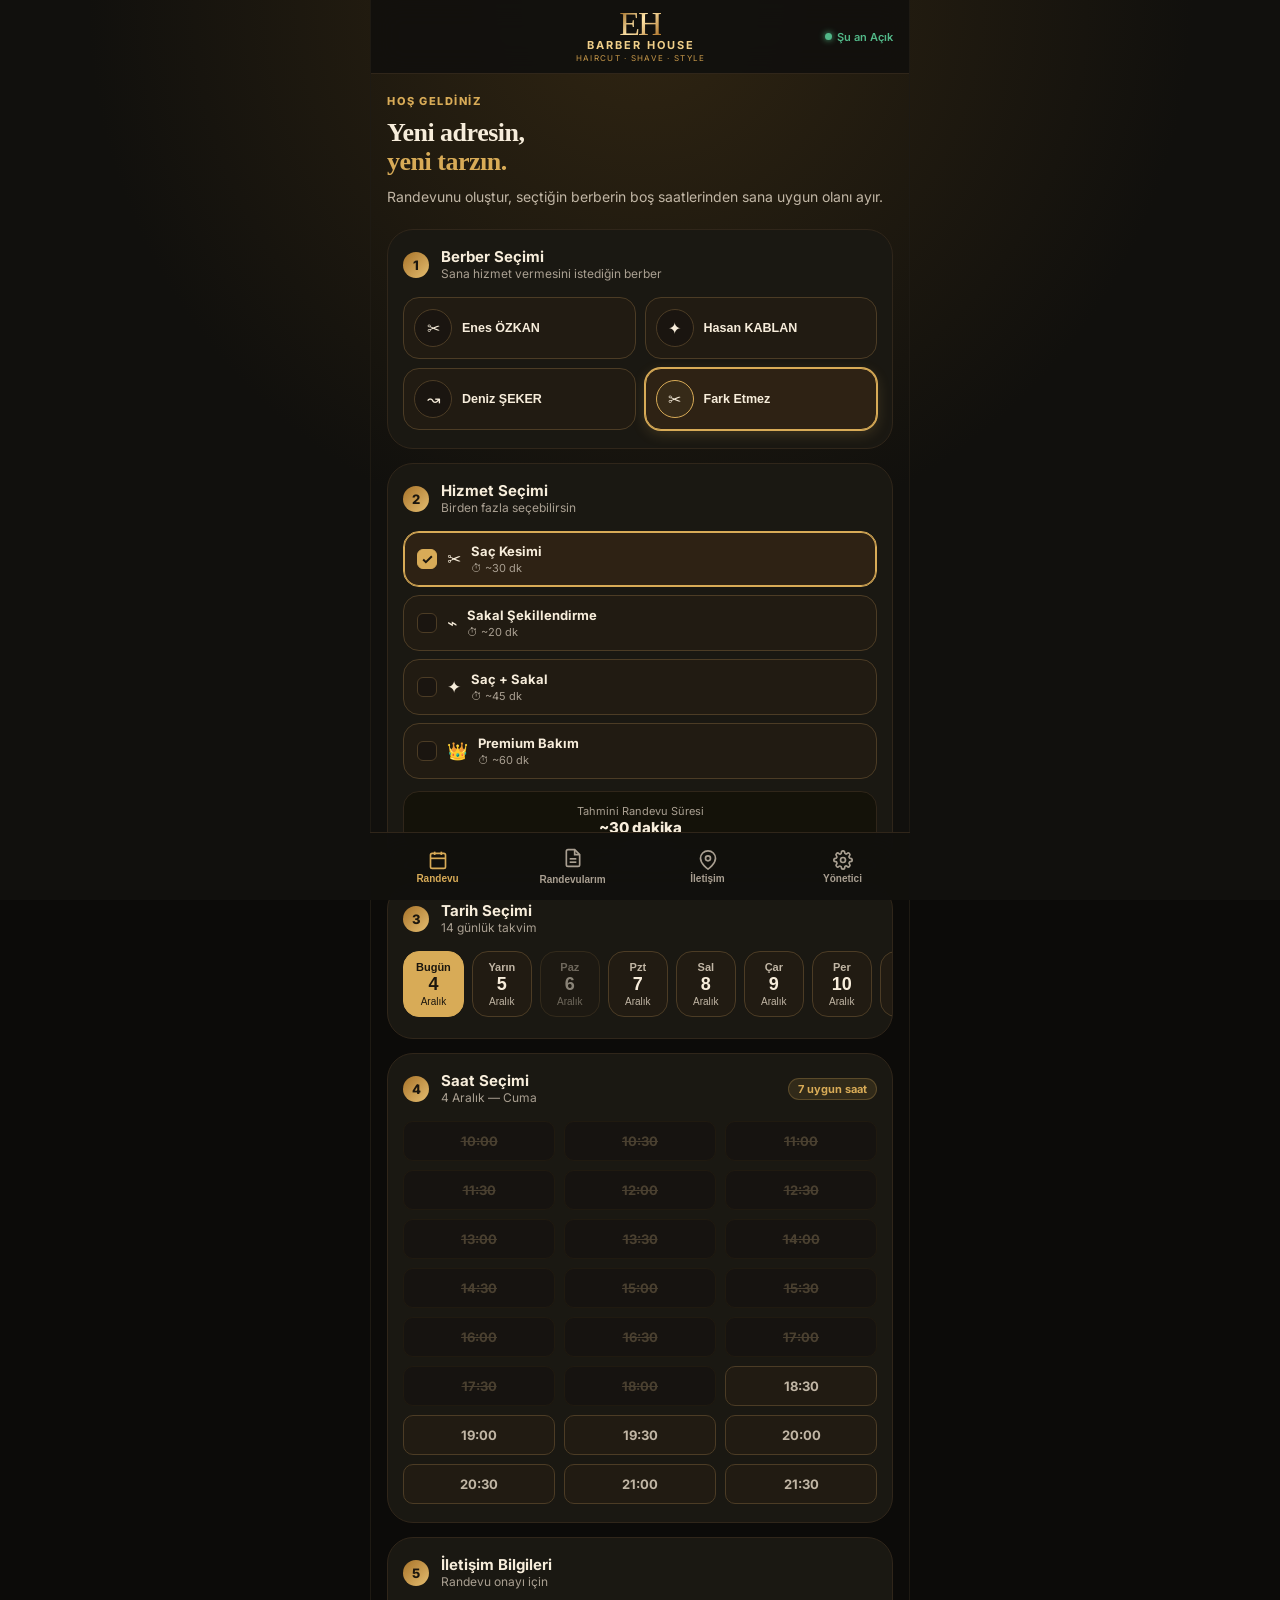
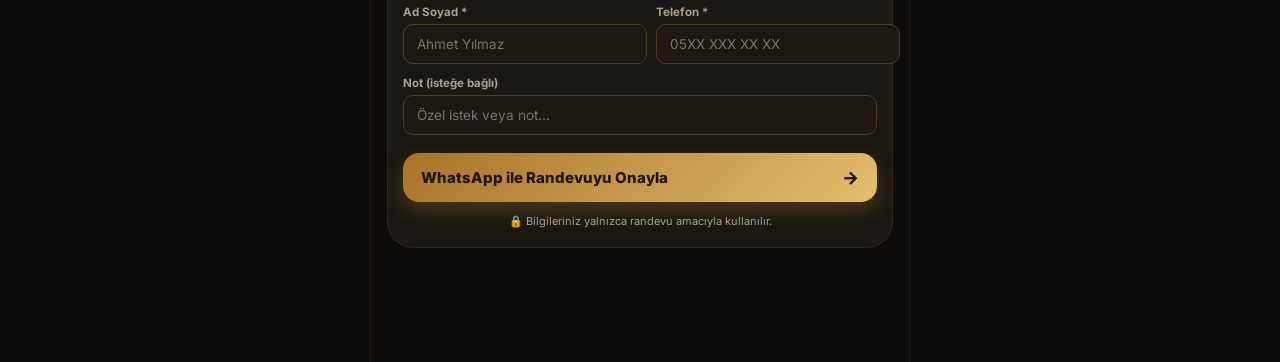
<file: index.html>
<!DOCTYPE html>
<html lang="tr">
<head>
  <meta charset="UTF-8" />
  <meta name="viewport" content="width=device-width, initial-scale=1.0, maximum-scale=1.0, user-scalable=no, viewport-fit=cover" />
  <title>EH Barber House | Online Randevu</title>
  <meta name="description" content="EH Barber House — Enes, Hasan ve Deniz ile online randevu alın." />
  <meta name="theme-color" content="#15120d" />
  <meta name="apple-mobile-web-app-capable" content="yes" />
  <meta name="apple-mobile-web-app-status-bar-style" content="black-translucent" />
  <meta name="apple-mobile-web-app-title" content="EH Barber" />
  <link rel="manifest" href="./manifest.json" />
  <link rel="icon" type="image/png" href="./icons/favicon.png" />
  <link rel="apple-touch-icon" href="./icons/apple-touch-icon.png" />
  <link rel="preconnect" href="https://fonts.googleapis.com" />
  <link rel="preconnect" href="https://fonts.gstatic.com" crossorigin />
  <link href="https://fonts.googleapis.com/css2?family=Inter:wght@400;500;600;700;800&display=swap" rel="stylesheet" />
  <link rel="stylesheet" href="./style.css" />
</head>
<body>
<div class="app-container">

  <!-- HEADER / LOGO -->
  <header class="logo-header">
    <div class="header-left"></div>
    <div class="logo-box" onclick="switchTab('tab-booking')" title="Ana Sayfa">
      <span class="logo-eh">EH</span>
      <b class="logo-name">BARBER HOUSE</b>
      <small class="logo-sub">HAIRCUT · SHAVE · STYLE</small>
    </div>
    <div class="header-right">
      <span class="status-pill" id="live-status-pill">
        <span class="status-dot"></span>
        <span id="live-status-text">…</span>
      </span>
      <button id="install-pwa-btn" class="pwa-badge-btn hidden" title="Uygulamayı Ana Ekrana Ekle">
        ↓ Yükle
      </button>
    </div>
  </header>

  <!-- MAIN CONTENT -->
  <main class="app-main">

    <!-- VIEW 1: RANDEVU AL -->
    <section id="tab-booking" class="view-section active">
      <p class="eyebrow">HOŞ GELDİNİZ</p>
      <h1>Yeni adresin,<br><span class="accent">yeni tarzın.</span></h1>
      <p class="lead">Randevunu oluştur, seçtiğin berberin boş saatlerinden sana uygun olanı ayır.</p>

      <!-- ADIM 1: BERBER -->
      <div class="section-card">
        <div class="section-label">
          <span class="step-dot">1</span>
          <div>
            <h3>Berber Seçimi</h3>
            <p>Sana hizmet vermesini istediğin berber</p>
          </div>
        </div>
        <div class="barbers-grid" id="barbers-list"></div>
      </div>

      <!-- ADIM 2: HİZMET -->
      <div class="section-card">
        <div class="section-label">
          <span class="step-dot">2</span>
          <div>
            <h3>Hizmet Seçimi</h3>
            <p>Birden fazla seçebilirsin</p>
          </div>
        </div>
        <div class="services-grid" id="services-list"></div>
        <div class="summary-bar" id="summary-bar">
          <div class="summary-item"><span>Tahmini Randevu Süresi</span><strong id="summary-duration">—</strong></div>
        </div>
      </div>

      <!-- ADIM 3: TARİH -->
      <div class="section-card">
        <div class="section-label">
          <span class="step-dot">3</span>
          <div>
            <h3>Tarih Seçimi</h3>
            <p>14 günlük takvim</p>
          </div>
        </div>
        <div class="dates-scroll"><div class="dates-grid" id="dates-list"></div></div>
      </div>

      <!-- ADIM 4: SAAT -->
      <div class="section-card">
        <div class="section-label between">
          <div class="section-label-inner">
            <span class="step-dot">4</span>
            <div>
              <h3>Saat Seçimi</h3>
              <p id="selected-date-label">Gün seçiniz</p>
            </div>
          </div>
          <span class="avail-badge" id="slot-count-badge">—</span>
        </div>
        <div class="slots-grid" id="times-list"></div>
      </div>

      <!-- ADIM 5: MÜŞTERİ BİLGİLERİ -->
      <div class="section-card">
        <div class="section-label">
          <span class="step-dot">5</span>
          <div>
            <h3>İletişim Bilgileri</h3>
            <p>Randevu onayı için</p>
          </div>
        </div>
        <form id="booking-form" class="booking-form">
          <div class="field-row">
            <div class="field-box">
              <label for="customer-name">Ad Soyad *</label>
              <input type="text" id="customer-name" required placeholder="Ahmet Yılmaz" autocomplete="name" />
            </div>
            <div class="field-box">
              <label for="customer-phone">Telefon *</label>
              <input type="tel" id="customer-phone" required placeholder="05XX XXX XX XX" inputmode="tel" autocomplete="tel" />
            </div>
          </div>
          <div class="field-box">
            <label for="customer-notes">Not (isteğe bağlı)</label>
            <input type="text" id="customer-notes" placeholder="Özel istek veya not..." />
          </div>
          <button type="submit" class="btn-book" id="btn-submit-booking">
            <span>WhatsApp ile Randevuyu Onayla</span>
            <span class="btn-arrow">→</span>
          </button>
          <p class="privacy-note">
            🔒 Bilgileriniz yalnızca randevu amacıyla kullanılır.
          </p>
        </form>
      </div>
    </section>

    <!-- VIEW 2: RANDEVULARIM -->
    <section id="tab-my-bookings" class="view-section">
      <div class="view-head">
        <h2>Randevularım</h2>
        <p>Oluşturduğunuz randevular</p>
      </div>
      <div id="my-bookings-container"></div>
    </section>

    <!-- VIEW 4: İLETİŞİM -->
    <section id="tab-contact" class="view-section">
      <div class="view-head">
        <h2>İletişim &amp; Konum</h2>
        <p>Bize ulaşın, salonumuzu ziyaret edin</p>
      </div>
      <div class="contact-stack">
        <div class="info-card">
          <span class="info-icon">📍</span>
          <div>
            <h4>Adres</h4>
            <p>İmamı Azam Caddesi, Fatih Mahallesi<br>Pendik / İstanbul</p>
            <a href="https://www.google.com/maps/place/EH+BARBER+HOUSE/@40.8651168,29.2969745,17z/data=!3m1!4b1!4m6!3m5!1s0x14cadd725d42468f:0x7f4933464fe4ddec!8m2!3d40.8651128!4d29.2995494!16s%2Fg%2F11nvz6qhtf" target="_blank" class="card-link">Google Haritalarda Aç ↗</a>
          </div>
        </div>
        <div class="info-card">
          <span class="info-icon">⏰</span>
          <div>
            <h4>Çalışma Saatleri</h4>
            <ul class="hours-list">
              <li><span>Pzt — Cmt</span><strong>10:00 – 22:00</strong></li>
              <li><span>Pazar</span><strong class="closed-text">Kapalı</strong></li>
            </ul>
          </div>
        </div>
        <div class="info-card">
          <span class="info-icon">📞</span>
          <div>
            <h4>Telefon &amp; WhatsApp</h4>
            <div class="action-btns">
              <a href="tel:+905348570482" class="pill-btn" id="contact-phone-link">📞 0534 857 04 82</a>
              <a href="https://api.whatsapp.com/send?phone=905348570482" target="_blank" rel="noopener noreferrer" class="pill-btn wa" id="contact-wa-link">💬 WhatsApp</a>
              <a href="mailto:ehbarberhouse@gmail.com" class="pill-btn" id="contact-email-link">✉️ ehbarberhouse@gmail.com</a>
            </div>
          </div>
        </div>
        <div class="info-card">
          <span class="info-icon">✂</span>
          <div>
            <h4>Berberlerimiz</h4>
            <p>Enes ÖZKAN · Hasan KABLAN · Deniz ŞEKER</p>
          </div>
        </div>
      </div>
    </section>

    <!-- VIEW 5: YÖNETİCİ PANELİ -->
    <section id="tab-admin" class="view-section">
      <div class="view-head">
        <h2>Yönetici Paneli</h2>
        <p>Günlük randevu takibi</p>
      </div>
      <div id="admin-auth-box" class="auth-card">
        <div class="auth-icon">🔐</div>
        <h3>Personel Girişi</h3>
        <p>Şifrenizle giriş yapın</p>
        <div class="login-form">
          <div class="field-box">
            <label for="admin-password">Şifre</label>
            <div class="password-wrap">
              <input type="password" id="admin-password" placeholder="••••••••" autocomplete="current-password" />
              <button type="button" id="toggle-password" class="password-toggle" aria-label="Şifreyi göster">👁</button>
            </div>
          </div>
          <button id="btn-admin-login" class="btn-secondary" style="width:100%;">Giriş</button>
        </div>
      </div>
      <div id="admin-panel-content" class="hidden">

        <!-- ADMIN ÜST BAŞLIK & ÇIKIŞ -->
        <div class="admin-header-row">
          <div>
            <span class="admin-badge">Yönetici Paneli</span>
            <small id="admin-logged-text" style="color:var(--dim);display:block;margin-top:2px;">Oturum Açık</small>
          </div>
          <button id="btn-admin-logout" class="btn-ghost" style="color:var(--danger);font-size:12px;padding:6px 10px;cursor:pointer;">🚪 Çıkış</button>
        </div>

        <!-- SEKMELER -->
        <div class="admin-tabs">
          <button class="admin-tab active" data-panel="panel-today">📅 Bugün</button>
          <button class="admin-tab" data-panel="panel-all">📋 Tüm Randevular</button>
          <button class="admin-tab" data-panel="panel-profile">⚙️ İşletme Profili</button>
        </div>

        <!-- PANEL 1: BUGÜNKÜ RANDEVULAR -->
        <div id="panel-today" class="admin-panel-body">
          <div class="admin-toolbar">
            <div class="stat-box"><span class="stat-num" id="admin-total-count">0</span><span class="stat-lbl">Bugünkü Randevu</span></div>
            <div style="display:flex;gap:6px;align-items:center;">
              <select id="admin-barber-filter-today" class="admin-filter-select">
                <option value="all">Tüm Berberler</option>
                <option value="1">Enes ÖZKAN</option>
                <option value="2">Hasan KABLAN</option>
                <option value="3">Deniz ŞEKER</option>
              </select>
              <button id="btn-admin-add-walkin" class="btn-sm">+ Elden</button>
            </div>
          </div>
          <div class="admin-schedule" id="admin-schedule-list"></div>
        </div>

        <!-- PANEL 2: TÜM RANDEVULAR -->
        <div id="panel-all" class="admin-panel-body hidden">
          <div class="admin-toolbar">
            <div class="stat-box"><span class="stat-num" id="admin-all-count">0</span><span class="stat-lbl">Toplam Randevu</span></div>
            <div style="display:flex;gap:6px;align-items:center;">
              <select id="admin-barber-filter-all" class="admin-filter-select">
                <option value="all">Tüm Berberler</option>
                <option value="1">Enes ÖZKAN</option>
                <option value="2">Hasan KABLAN</option>
                <option value="3">Deniz ŞEKER</option>
              </select>
            </div>
          </div>
          <div class="admin-schedule" id="admin-all-schedule-list"></div>
        </div>

        <!-- PANEL 3: İŞLETME PROFİLİ -->
        <div id="panel-profile" class="admin-panel-body hidden">
          <div class="profile-card">
            <h4>İşletme Bilgileri</h4>
            <p class="profile-desc">Buraya girilen e-postaya yeni her randevuda otomatik bildirim gönderilir.</p>

            <div class="field-box" style="margin-bottom:12px;">
              <label for="biz-name">İşletme Adı</label>
              <input type="text" id="biz-name" placeholder="EH Barber House" />
            </div>

            <div class="field-box" style="margin-bottom:12px;">
              <label for="biz-email">🔔 Bildirim E-postası <span class="badge-required">Önemli</span></label>
              <input type="email" id="biz-email" value="ehbarberhouse@gmail.com" placeholder="ehbarberhouse@gmail.com" />
              <small class="field-hint">Her yeni randevuda bu adrese otomatik e-posta gönderilir.</small>
            </div>

            <div class="field-box" style="margin-bottom:12px;">
              <label for="biz-whatsapp">WhatsApp Numarası (ülke koduyla)</label>
              <input type="tel" id="biz-whatsapp" placeholder="905348570482" />
              <small class="field-hint">Müşteri randevu onayı bu numaraya gönderilir.</small>
            </div>

            <div class="field-box" style="margin-bottom:16px;">
              <label for="biz-phone">Telefon (Müşteri görünümü)</label>
              <input type="tel" id="biz-phone" placeholder="0534 857 04 82" />
            </div>

            <button id="btn-save-profile" class="btn-secondary" style="width:100%;">Profili Kaydet ✓</button>
          </div>
        </div>

      </div>
    </section>

  </main>

  <!-- BOTTOM NAV -->
  <nav class="bottom-nav">
    <button class="nav-tab active" data-tab="tab-booking">
      <svg viewBox="0 0 24 24" width="20" height="20" fill="none" stroke="currentColor" stroke-width="2"><rect x="3" y="4" width="18" height="18" rx="2"/><line x1="16" y1="2" x2="16" y2="6"/><line x1="8" y1="2" x2="8" y2="6"/><line x1="3" y1="10" x2="21" y2="10"/></svg>
      <span>Randevu</span>
    </button>
    <button class="nav-tab" data-tab="tab-my-bookings">
      <div class="tab-icon-wrap">
        <svg viewBox="0 0 24 24" width="20" height="20" fill="none" stroke="currentColor" stroke-width="2"><path d="M14 2H6a2 2 0 0 0-2 2v16a2 2 0 0 0 2 2h12a2 2 0 0 0 2-2V8z"/><polyline points="14 2 14 8 20 8"/><line x1="16" y1="13" x2="8" y2="13"/><line x1="16" y1="17" x2="8" y2="17"/></svg>
        <span class="tab-badge hidden" id="my-bookings-count">0</span>
      </div>
      <span>Randevularım</span>
    </button>

    <button class="nav-tab" data-tab="tab-contact">
      <svg viewBox="0 0 24 24" width="20" height="20" fill="none" stroke="currentColor" stroke-width="2"><path d="M21 10c0 7-9 13-9 13s-9-6-9-13a9 9 0 0 1 18 0z"/><circle cx="12" cy="10" r="3"/></svg>
      <span>İletişim</span>
    </button>
    <button class="nav-tab" data-tab="tab-admin">
      <svg viewBox="0 0 24 24" width="20" height="20" fill="none" stroke="currentColor" stroke-width="2"><circle cx="12" cy="12" r="3"/><path d="M19.4 15a1.65 1.65 0 0 0 .33 1.82l.06.06a2 2 0 0 1-2.83 2.83l-.06-.06a1.65 1.65 0 0 0-1.82-.33 1.65 1.65 0 0 0-1 1.51V21a2 2 0 0 1-4 0v-.09A1.65 1.65 0 0 0 9 19.4a1.65 1.65 0 0 0-1.82.33l-.06.06a2 2 0 0 1-2.83-2.83l.06-.06A1.65 1.65 0 0 0 4.68 15a1.65 1.65 0 0 0-1.51-1H3a2 2 0 0 1 0-4h.09A1.65 1.65 0 0 0 4.6 9a1.65 1.65 0 0 0-.33-1.82l-.06-.06a2 2 0 0 1 2.83-2.83l.06.06A1.65 1.65 0 0 0 9 4.68a1.65 1.65 0 0 0 1-1.51V3a2 2 0 0 1 4 0v.09a1.65 1.65 0 0 0 1 1.51 1.65 1.65 0 0 0 1.82-.33l.06-.06a2 2 0 0 1 2.83 2.83l-.06.06A1.65 1.65 0 0 0 19.4 9a1.65 1.65 0 0 0 1.51 1H21a2 2 0 0 1 0 4h-.09A1.65 1.65 0 0 0 19.4 15z"/></svg>
      <span>Yönetici</span>
    </button>
  </nav>

  <!-- SUCCESS MODAL -->
  <div class="modal-bg" id="success-modal">
    <div class="modal-card">
      <div class="modal-handle"></div>
      <div class="modal-body">
        <div class="success-emoji">🎉</div>
        <h3>Randevunuz Hazırlandı!</h3>
        <p class="modal-sub">WhatsApp üzerinden berberinize talep iletildi.</p>
        <div class="ticket" id="modal-ticket-preview"></div>
        <div class="modal-btns">
          <a id="btn-open-whatsapp-again" href="#" target="_blank" rel="noopener noreferrer" class="btn-wa" style="text-decoration:none;display:inline-flex;align-items:center;justify-content:center;">💬 WhatsApp'ta Aç</a>
          <button id="btn-add-to-calendar" class="btn-outline">📅 Takvime Ekle (.ics)</button>
          <button id="btn-close-modal" class="btn-ghost">Kapat →</button>
        </div>
      </div>
    </div>
  </div>

  <!-- WALK-IN MODAL -->
  <div class="modal-bg" id="walkin-modal">
    <div class="modal-card">
      <div class="modal-handle"></div>
      <div class="modal-body modal-body-form">
        <h3>Elden Müşteri Ekle</h3>
        <p class="modal-sub">Bugün için bir saat seçin</p>
        <div class="field-box" style="margin-bottom:12px;">
          <label for="walkin-name">Müşteri Adı *</label>
          <input type="text" id="walkin-name" placeholder="Ahmet Yılmaz" />
        </div>
        <div class="field-box" style="margin-bottom:14px;">
          <label for="walkin-barber">Berber Seçimi</label>
          <select id="walkin-barber" style="width:100%;background:var(--bg-input);border:1px solid var(--border);border-radius:var(--r-sm);padding:10px;color:var(--text);font-family:var(--font);">
            <option value="1">Enes ÖZKAN</option>
            <option value="2">Hasan KABLAN</option>
            <option value="3">Deniz ŞEKER</option>
          </select>
        </div>
        <label class="walkin-label">Saat Seçimi</label>
        <div class="slots-grid" id="walkin-slots"></div>
        <div class="modal-btns" style="margin-top:16px;">
          <button id="btn-walkin-save" class="btn-wa">Ekle ✓</button>
          <button id="btn-walkin-cancel" class="btn-ghost">Vazgeç</button>
        </div>
      </div>
    </div>
  </div>

  <!-- PWA INSTALL TOAST -->
  <div id="pwa-install-banner" class="pwa-toast hidden">
    <img src="./icons/icon.svg" class="pwa-icon" alt="EH Barber" />
    <div class="pwa-text">
      <strong>EH Barber House'u Yükle</strong>
      <span>Ana ekrana ekle, hızla randevu al</span>
    </div>
    <button id="btn-pwa-accept" class="btn-pwa-yes">Yükle</button>
    <button id="btn-pwa-dismiss" class="btn-pwa-no">✕</button>
  </div>

  <div class="toast" id="app-toast"></div>
</div>

<script src="./app.js"></script>
</body>
</html>
</file>
<file: style.css>
:root {
  --bg: #11100d;
  --bg-card: #1a1812;
  --bg-input: #1d1912;
  --gold: #d8ab57;
  --gold-light: #ffe5a9;
  --gold-mid: #c99a4b;
  --gold-dim: #76592b;
  --text: #f7eddb;
  --muted: #c1b6a5;
  --dim: #a99f91;
  --border: #4c3c25;
  --border-dim: #30261a;
  --success: #52b788;
  --danger: #ff9f8e;
  --font: 'Inter', system-ui, -apple-system, sans-serif;
  --font-serif: Georgia, 'Times New Roman', serif;
  --r-sm: 10px;
  --r-md: 16px;
  --r-lg: 20px;
  --r-xl: 26px;
}

*, *::before, *::after { box-sizing: border-box; margin: 0; padding: 0; -webkit-tap-highlight-color: transparent; }

html { background: #0c0b09; font-family: var(--font); color: var(--text); height: 100%; }

body {
  min-height: 100%;
  background: radial-gradient(circle at 50% 0%, #302512, #11100d 50%);
  background-attachment: fixed;
  display: flex;
  justify-content: center;
  overflow-x: hidden;
}

/* ────────── APP SHELL ────────── */
.app-container {
  width: 100%;
  max-width: 540px;
  min-height: 100vh;
  display: flex;
  flex-direction: column;
  position: relative;
  padding-bottom: 80px;
  border-left: 1px solid #1e1a13;
  border-right: 1px solid #1e1a13;
}

/* ────────── LOGO HEADER ────────── */
.logo-header {
  display: grid;
  grid-template-columns: 1fr auto 1fr;
  align-items: center;
  min-height: 70px;
  padding: 10px 16px;
  border-bottom: 1px solid var(--border-dim);
  background: rgba(17, 16, 13, 0.94);
  backdrop-filter: blur(14px);
  -webkit-backdrop-filter: blur(14px);
  position: sticky;
  top: 0;
  z-index: 100;
}

.header-left {
  display: flex;
  align-items: center;
}

.logo-box {
  display: flex;
  flex-direction: column;
  align-items: center;
  justify-content: center;
  text-align: center;
  gap: 1px;
  cursor: pointer;
  user-select: none;
}

.logo-eh {
  font-family: var(--font-serif);
  font-size: 34px;
  line-height: 0.8;
  letter-spacing: -2px;
  display: block;
  text-align: center;
  background: linear-gradient(135deg, #98651d, #ffe5a9 48%, #a96d21);
  -webkit-background-clip: text;
  -webkit-text-fill-color: transparent;
  background-clip: text;
}

.logo-name {
  font-size: 11px;
  letter-spacing: 0.18em;
  margin-right: -0.18em;
  color: #f1d08a;
  font-weight: 700;
  display: block;
  text-align: center;
}

.logo-sub {
  font-size: 8px;
  letter-spacing: 0.16em;
  margin-right: -0.16em;
  color: var(--gold-mid);
  display: block;
  text-align: center;
}

.header-right {
  display: flex;
  align-items: center;
  justify-content: flex-end;
  gap: 8px;
}

.status-pill {
  display: inline-flex;
  align-items: center;
  gap: 5px;
  font-size: 11px;
  font-weight: 600;
  color: var(--dim);
}

.status-dot {
  width: 7px;
  height: 7px;
  border-radius: 50%;
  background: var(--dim);
}

.status-pill.open .status-dot { background: var(--success); box-shadow: 0 0 6px var(--success); }
.status-pill.open { color: var(--success); }
.status-pill.closed .status-dot { background: #c0a060; }
.status-pill.closed { color: #c0a060; }

.pwa-badge-btn {
  background: linear-gradient(135deg, #a87329, #e4bd70);
  color: #1b160e;
  border: none;
  padding: 6px 12px;
  border-radius: 20px;
  font-size: 11.5px;
  font-weight: 800;
  cursor: pointer;
}

/* ────────── MAIN & VIEWS ────────── */
.app-main { padding: 20px 16px; flex: 1; }

.view-section { display: none; animation: fadeUp 0.25s ease-out; }
.view-section.active { display: block; }

@keyframes fadeUp {
  from { opacity: 0; transform: translateY(8px); }
  to   { opacity: 1; transform: translateY(0); }
}

/* Booking view hero text */
.eyebrow { font-size: 11px; font-weight: 800; letter-spacing: 0.14em; color: var(--gold); margin: 0 0 10px; }
h1 { font-family: var(--font-serif); font-size: 26px; line-height: 1.12; letter-spacing: -0.5px; margin: 0 0 10px; }
h1 br + * { display: block; }
h1 .accent { color: var(--gold); }
.lead { color: var(--muted); line-height: 1.5; font-size: 14px; margin: 0 0 22px; }

/* view header */
.view-head { margin-bottom: 20px; }
.view-head h2 { font-family: var(--font-serif); font-size: 26px; font-weight: 700; }
.view-head p { font-size: 13px; color: var(--muted); margin-top: 4px; }

/* ────────── SECTION CARDS ────────── */
.section-card {
  background: var(--bg-card);
  border: 1px solid var(--border-dim);
  border-radius: var(--r-xl);
  padding: 18px 15px;
  margin-bottom: 14px;
}

.section-label {
  display: flex;
  align-items: center;
  gap: 12px;
  margin-bottom: 16px;
}

.section-label.between { justify-content: space-between; }
.section-label-inner { display: flex; align-items: center; gap: 12px; }

.step-dot {
  width: 26px;
  height: 26px;
  border-radius: 50%;
  background: linear-gradient(135deg, #a87329, #e4bd70);
  color: #1b160e;
  font-size: 13px;
  font-weight: 800;
  display: flex;
  align-items: center;
  justify-content: center;
  flex-shrink: 0;
}

.section-label h3 { font-size: 15px; font-weight: 700; line-height: 1.2; }
.section-label p  { font-size: 12px; color: var(--dim); }

.avail-badge {
  font-size: 11px;
  font-weight: 700;
  color: var(--gold);
  background: rgba(216, 171, 87, 0.12);
  border: 1px solid rgba(216, 171, 87, 0.25);
  padding: 3px 9px;
  border-radius: 12px;
}

/* ────────── BARBERS GRID ────────── */
.barbers-grid { display: grid; grid-template-columns: 1fr 1fr; gap: 9px; }

.barber-btn {
  background: #211b12;
  border: 1px solid var(--border);
  border-radius: var(--r-md);
  padding: 11px 10px;
  display: flex;
  align-items: center;
  gap: 10px;
  cursor: pointer;
  color: var(--text);
  transition: all 0.2s;
}
.barber-btn:hover { background: #2a2215; }
.barber-btn.selected {
  background: #2e2214;
  border-color: var(--gold);
  box-shadow: 0 0 0 1px var(--gold), 0 4px 14px rgba(216,171,87,0.2);
}

.barber-avatar {
  width: 38px;
  height: 38px;
  border-radius: 50%;
  background: #1a1510;
  border: 1px solid var(--border);
  display: flex;
  align-items: center;
  justify-content: center;
  font-size: 16px;
  flex-shrink: 0;
}
.barber-btn.selected .barber-avatar { border-color: var(--gold); background: #362a18; }

.barber-name { font-size: 12.5px; font-weight: 700; }
.barber-role { font-size: 10px; color: var(--dim); display: block; margin-top: 2px; }

/* ────────── SERVICES ────────── */
.services-grid { display: flex; flex-direction: column; gap: 8px; }

.service-item {
  background: #211b12;
  border: 1px solid var(--border);
  border-radius: var(--r-md);
  padding: 11px 13px;
  display: flex;
  align-items: center;
  justify-content: space-between;
  cursor: pointer;
  transition: all 0.2s;
}
.service-item:hover { background: #2a2215; }
.service-item.selected {
  background: #2e2214;
  border-color: var(--gold);
  box-shadow: inset 0 0 0 1px var(--gold);
}

.srv-left { display: flex; align-items: center; gap: 10px; }

.srv-check {
  width: 20px;
  height: 20px;
  border-radius: 6px;
  border: 1.5px solid var(--border);
  background: #1a1510;
  display: flex;
  align-items: center;
  justify-content: center;
  flex-shrink: 0;
  transition: all 0.2s;
}
.service-item.selected .srv-check {
  background: var(--gold);
  border-color: var(--gold);
  color: #1b160e;
}

.srv-icon { font-size: 17px; }
.srv-name { font-size: 13px; font-weight: 700; }
.srv-meta { font-size: 11px; color: var(--dim); margin-top: 2px; }
.srv-price { font-size: 14px; font-weight: 800; color: var(--gold); }

/* Summary bar */
.summary-bar {
  background: #141209;
  border: 1px solid var(--border-dim);
  border-radius: var(--r-md);
  padding: 12px 16px;
  margin-top: 12px;
  display: flex;
  align-items: center;
  justify-content: space-around;
}
.summary-item { display: flex; flex-direction: column; align-items: center; }
.summary-item span { font-size: 11px; color: var(--dim); }
.summary-item strong { font-size: 15px; font-weight: 800; }
.price-gold { color: var(--gold) !important; font-size: 17px !important; }
.summary-sep { width: 1px; height: 26px; background: var(--border-dim); }

/* ────────── DATE STRIP ────────── */
.dates-scroll { overflow-x: auto; margin: 0 -15px; padding: 0 15px; scrollbar-width: none; -webkit-overflow-scrolling: touch; }
.dates-scroll::-webkit-scrollbar { display: none; }
.dates-grid { display: flex; gap: 8px; width: max-content; padding-bottom: 3px; }

.date-btn {
  background: #211b12;
  border: 1px solid var(--border);
  border-radius: var(--r-md);
  padding: 9px 12px;
  min-width: 60px;
  display: flex;
  flex-direction: column;
  align-items: center;
  gap: 1px;
  cursor: pointer;
  color: var(--muted);
  transition: all 0.2s;
}
.date-btn .dn { font-size: 11px; font-weight: 600; }
.date-btn .dd { font-size: 18px; font-weight: 800; color: var(--text); line-height: 1.15; }
.date-btn .dm { font-size: 10px; }
.date-btn:hover { background: #2a2215; }
.date-btn.selected {
  background: var(--gold);
  border-color: var(--gold);
  color: #1b160e;
}
.date-btn.selected .dd, .date-btn.selected .dn, .date-btn.selected .dm { color: #1b160e; }
.date-btn.sunday { opacity: 0.5; }

/* ────────── TIME SLOTS ────────── */
.slots-grid { display: grid; grid-template-columns: repeat(3, 1fr); gap: 9px; }

.time-btn {
  background: #211b12;
  border: 1px solid var(--border);
  border-radius: var(--r-sm);
  padding: 11px 4px;
  color: var(--muted);
  font-family: var(--font);
  font-size: 13px;
  font-weight: 700;
  cursor: pointer;
  text-align: center;
  transition: all 0.2s;
}
.time-btn:hover:not(:disabled) { background: #2a2215; color: var(--text); }
.time-btn.selected { background: var(--gold); border-color: var(--gold); color: #19140d; }
.time-btn:disabled { background: #161310; border-color: #201a10; color: #4a4030; text-decoration: line-through; cursor: not-allowed; }

/* ────────── BOOKING FORM ────────── */
.booking-form { display: flex; flex-direction: column; gap: 12px; }
.field-row { display: grid; grid-template-columns: 1fr 1fr; gap: 9px; }
@media (max-width: 420px) { .field-row { grid-template-columns: 1fr; } }

.field-box { display: flex; flex-direction: column; gap: 5px; }
.field-box label { font-size: 11.5px; font-weight: 700; color: var(--dim); }
.field-box input {
  background: var(--bg-input);
  border: 1px solid var(--border);
  border-radius: var(--r-sm);
  padding: 11px 13px;
  font-family: var(--font);
  font-size: 13.5px;
  color: var(--text);
  outline: none;
  transition: border-color 0.2s;
}
.field-box input:focus { border-color: var(--gold); }
.field-box input[readonly] {
  background: #141209;
  color: var(--muted);
  cursor: default;
}

.btn-book {
  background: linear-gradient(135deg, #a87329, #e4bd70);
  border: none;
  border-radius: var(--r-md);
  padding: 14px 18px;
  color: #1b160e;
  font-family: var(--font);
  font-size: 15px;
  font-weight: 800;
  display: flex;
  align-items: center;
  justify-content: space-between;
  cursor: pointer;
  margin-top: 6px;
  box-shadow: 0 8px 20px rgba(168,115,41,0.35);
  transition: all 0.2s;
}
.btn-book:hover { transform: translateY(-1px); box-shadow: 0 10px 24px rgba(168,115,41,0.45); }
.btn-arrow { font-size: 18px; }

.privacy-note { font-size: 11px; color: var(--dim); text-align: center; line-height: 1.4; }

/* ────────── MY BOOKINGS ────────── */
.booking-item-card {
  background: var(--bg-card);
  border: 1px solid var(--border-dim);
  border-radius: var(--r-xl);
  padding: 16px;
  margin-bottom: 12px;
}
.bcard-top { display: flex; justify-content: space-between; align-items: center; border-bottom: 1px solid var(--border-dim); padding-bottom: 12px; margin-bottom: 12px; }
.bstatus { font-size: 11px; font-weight: 700; padding: 3px 9px; border-radius: 12px; }
.bstatus.confirmed { background: rgba(82,183,136,0.15); color: var(--success); border: 1px solid rgba(82,183,136,0.3); }
.bstatus.past { background: rgba(110,101,80,0.2); color: var(--dim); }
.bdate-title { font-size: 14px; font-weight: 800; }
.bdetails { display: grid; grid-template-columns: 1fr 1fr; gap: 8px; margin-bottom: 12px; }
.brow { display: flex; flex-direction: column; }
.brow span { font-size: 10.5px; color: var(--dim); }
.brow strong { font-size: 12.5px; }
.bcard-actions { display: flex; gap: 8px; }
.btn-action {
  flex: 1;
  background: #1e1912;
  border: 1px solid var(--border-dim);
  border-radius: var(--r-sm);
  padding: 8px;
  font-size: 12px;
  font-weight: 700;
  color: var(--text);
  cursor: pointer;
  text-align: center;
}
.btn-action.danger { color: var(--danger); border-color: rgba(255,159,142,0.2); }

.empty-state { text-align: center; padding: 40px 20px; background: var(--bg-card); border: 1px dashed var(--border-dim); border-radius: var(--r-xl); }
.empty-icon { font-size: 36px; margin-bottom: 12px; }
.empty-state h3 { font-size: 16px; font-weight: 700; margin-bottom: 6px; }
.empty-state p  { font-size: 13px; color: var(--muted); margin-bottom: 16px; }

/* ────────── CATALOG ────────── */
.catalog-item {
  background: var(--bg-card);
  border: 1px solid var(--border-dim);
  border-radius: var(--r-md);
  padding: 14px;
  margin-bottom: 10px;
  display: flex;
  justify-content: space-between;
  align-items: center;
}
.cat-name { font-size: 14px; font-weight: 700; }
.cat-desc { font-size: 11.5px; color: var(--dim); margin-top: 3px; }
.cat-price { font-size: 16px; font-weight: 800; color: var(--gold); white-space: nowrap; }

/* ────────── CONTACT ────────── */
.contact-stack { display: flex; flex-direction: column; gap: 12px; }
.info-card { background: var(--bg-card); border: 1px solid var(--border-dim); border-radius: var(--r-xl); padding: 16px; display: flex; gap: 14px; }
.info-icon { font-size: 22px; flex-shrink: 0; }
.info-card h4 { font-size: 14px; font-weight: 700; margin-bottom: 5px; }
.info-card p  { font-size: 13px; color: var(--muted); line-height: 1.4; }
.card-link { display: inline-block; margin-top: 8px; font-size: 12.5px; font-weight: 700; color: var(--gold); text-decoration: none; }
.hours-list { list-style: none; display: flex; flex-direction: column; gap: 4px; font-size: 12.5px; margin-top: 4px; }
.hours-list li { display: flex; justify-content: space-between; }
.hours-list li span { color: var(--dim); }
.closed-text { color: var(--danger); }
.action-btns { display: flex; flex-wrap: wrap; gap: 8px; margin-top: 10px; }
.pill-btn { background: #211b12; border: 1px solid var(--border); color: var(--text); padding: 8px 14px; border-radius: 20px; font-size: 12px; font-weight: 700; text-decoration: none; display: inline-flex; align-items: center; gap: 5px; }
.pill-btn.wa { background: rgba(37,211,102,0.12); border-color: rgba(37,211,102,0.35); color: #25d366; }

/* ────────── ADMIN ────────── */
.auth-card { background: var(--bg-card); border: 1px solid var(--border-dim); border-radius: var(--r-xl); padding: 28px 20px; text-align: center; }
.auth-icon { font-size: 34px; margin-bottom: 12px; }
.auth-card h3 { font-size: 18px; font-weight: 700; margin-bottom: 6px; }
.auth-card p  { font-size: 13px; color: var(--muted); margin-bottom: 18px; }
.pin-row { display: flex; gap: 8px; max-width: 300px; margin: 0 auto; }
.pin-row input { flex: 1; background: var(--bg-input); border: 1px solid var(--border); border-radius: var(--r-sm); padding: 12px; text-align: center; font-size: 16px; letter-spacing: 4px; color: var(--text); font-family: var(--font); }
.login-form { display: flex; flex-direction: column; gap: 12px; max-width: 300px; margin: 0 auto; text-align: left; }
.password-wrap { position: relative; }
.password-wrap input { padding-right: 42px; }
.password-toggle {
  position: absolute;
  right: 8px;
  top: 50%;
  transform: translateY(-50%);
  background: none;
  border: none;
  cursor: pointer;
  font-size: 16px;
  color: var(--dim);
  padding: 4px;
}
.btn-secondary { background: linear-gradient(135deg, #a87329, #e4bd70); color: #1b160e; border: none; border-radius: var(--r-sm); padding: 12px 18px; font-weight: 800; cursor: pointer; font-family: var(--font); }
.admin-header-row {
  display: flex;
  justify-content: space-between;
  align-items: center;
  margin-bottom: 14px;
  padding: 0 4px;
}
.admin-badge {
  background: rgba(216,171,87,0.15);
  color: var(--gold);
  border: 1px solid rgba(216,171,87,0.3);
  font-size: 11px;
  font-weight: 700;
  padding: 3px 8px;
  border-radius: 6px;
}
.admin-filter-select {
  background: var(--bg-input);
  border: 1px solid var(--border-dim);
  border-radius: var(--r-sm);
  color: var(--text);
  padding: 6px 8px;
  font-size: 11.5px;
  font-family: var(--font);
  outline: none;
}
.admin-date-sep {
  font-size: 11.5px;
  font-weight: 800;
  color: var(--gold);
  background: rgba(216,171,87,0.08);
  border-left: 3px solid var(--gold);
  padding: 6px 10px;
  border-radius: 4px;
  margin-top: 6px;
  letter-spacing: 0.04em;
}
.admin-toolbar { display: flex; align-items: center; justify-content: space-between; background: var(--bg-card); border: 1px solid var(--border-dim); border-radius: var(--r-md); padding: 14px; margin-bottom: 14px; }
.stat-box { display: flex; flex-direction: column; }
.stat-num { font-size: 18px; font-weight: 800; color: var(--gold); }
.stat-lbl { font-size: 10px; color: var(--dim); }
.btn-sm { background: linear-gradient(135deg, #a87329, #e4bd70); color: #1b160e; border: none; padding: 8px 12px; border-radius: var(--r-sm); font-size: 12px; font-weight: 800; cursor: pointer; }
.admin-schedule { display: flex; flex-direction: column; gap: 10px; }
.admin-row { background: var(--bg-card); border: 1px solid var(--border-dim); border-radius: var(--r-md); padding: 13px; display: flex; justify-content: space-between; align-items: center; }
.admin-row-left { display: flex; align-items: center; gap: 12px; }
.time-badge { background: #261f12; border: 1px solid var(--gold-dim); color: var(--gold); font-weight: 800; font-size: 13px; padding: 6px 10px; border-radius: 7px; }
.cust-name { font-size: 13.5px; font-weight: 700; }
.cust-detail { font-size: 11px; color: var(--dim); }
.admin-row-actions { display: flex; gap: 6px; }

/* ────────── BOTTOM NAV ────────── */
.bottom-nav {
  position: fixed;
  bottom: 0;
  left: 50%;
  transform: translateX(-50%);
  width: 100%;
  max-width: 540px;
  height: 68px;
  background: rgba(17, 16, 13, 0.94);
  backdrop-filter: blur(18px);
  -webkit-backdrop-filter: blur(18px);
  border-top: 1px solid var(--border-dim);
  display: flex;
  align-items: center;
  z-index: 200;
  padding-bottom: env(safe-area-inset-bottom, 0);
}

.nav-tab {
  flex: 1;
  background: transparent;
  border: none;
  display: flex;
  flex-direction: column;
  align-items: center;
  justify-content: center;
  gap: 3px;
  color: var(--dim);
  cursor: pointer;
  padding: 7px 0;
  transition: color 0.2s;
}
.nav-tab span { font-size: 10px; font-weight: 600; }
.nav-tab.active { color: var(--gold); }
.tab-icon-wrap { position: relative; }
.tab-badge {
  position: absolute;
  top: -4px;
  right: -8px;
  background: var(--gold);
  color: #1b160e;
  font-size: 9px;
  font-weight: 800;
  padding: 1px 5px;
  border-radius: 10px;
  border: 2px solid #11100d;
}

/* ────────── MODAL ────────── */
.modal-bg {
  position: fixed;
  inset: 0;
  background: rgba(0,0,0,0.78);
  backdrop-filter: blur(10px);
  -webkit-backdrop-filter: blur(10px);
  z-index: 500;
  display: flex;
  align-items: flex-end;
  justify-content: center;
  opacity: 0;
  pointer-events: none;
  transition: opacity 0.3s;
}
.modal-bg.show { opacity: 1; pointer-events: auto; }
.modal-card {
  width: 100%;
  max-width: 540px;
  background: #1a1812;
  border-top: 1px solid var(--border);
  border-radius: 28px 28px 0 0;
  padding: 18px 22px 34px;
  transform: translateY(100%);
  transition: transform 0.35s cubic-bezier(0.16,1,0.3,1);
}
.modal-bg.show .modal-card { transform: translateY(0); }
.modal-handle { width: 40px; height: 4px; background: var(--border); border-radius: 4px; margin: 0 auto 14px; }
.modal-body { text-align: center; }
.success-emoji { font-size: 40px; margin-bottom: 8px; }
.modal-body h3 { font-family: var(--font-serif); font-size: 22px; margin-bottom: 6px; }
.modal-sub { font-size: 13px; color: var(--muted); margin-bottom: 16px; }
.modal-body-form { text-align: left; }
.modal-body-form h3 { text-align: center; }
.modal-body-form .modal-sub { text-align: center; }
.walkin-label { font-size: 11.5px; font-weight: 700; color: var(--dim); display: block; margin-bottom: 8px; }
.ticket { background: #141209; border: 1px dashed var(--border); border-radius: var(--r-md); padding: 14px; margin-bottom: 18px; text-align: left; }
.trow { display: flex; justify-content: space-between; font-size: 13px; padding: 4px 0; }
.trow span { color: var(--dim); }
.trow strong { color: var(--text); }
.modal-btns { display: flex; flex-direction: column; gap: 9px; }
.btn-wa { background: #25d366; color: #fff; border: none; border-radius: var(--r-md); padding: 13px; font-size: 14px; font-weight: 800; cursor: pointer; }
.btn-outline { background: transparent; border: 1px solid var(--border); color: var(--text); border-radius: var(--r-md); padding: 12px; font-size: 13px; font-weight: 700; cursor: pointer; }
.btn-ghost { background: transparent; border: none; color: var(--dim); font-size: 12.5px; cursor: pointer; padding: 8px; }
.btn-reserve { background: linear-gradient(135deg, #a87329, #e4bd70); color: #1b160e; border: none; border-radius: var(--r-md); padding: 12px 18px; font-size: 14px; font-weight: 800; cursor: pointer; }

/* ────────── PWA TOAST ────────── */
.pwa-toast {
  position: fixed;
  bottom: 80px;
  left: 50%;
  transform: translateX(-50%);
  width: calc(100% - 28px);
  max-width: 510px;
  background: #1e1912;
  border: 1px solid var(--gold-dim);
  border-radius: var(--r-md);
  padding: 12px;
  z-index: 300;
  display: flex;
  align-items: center;
  gap: 12px;
  box-shadow: 0 12px 32px rgba(0,0,0,0.6);
  animation: slideUp 0.3s ease;
}
@keyframes slideUp { from { transform: translate(-50%,16px); opacity:0; } to { transform: translate(-50%,0); opacity:1; } }
.pwa-icon { width: 38px; height: 38px; border-radius: 9px; }
.pwa-text { flex: 1; }
.pwa-text strong { display: block; font-size: 13px; color: var(--text); }
.pwa-text span   { font-size: 11px; color: var(--dim); }
.btn-pwa-yes { background: var(--gold); color: #1b160e; border: none; padding: 7px 12px; border-radius: 8px; font-size: 12px; font-weight: 800; cursor: pointer; }
.btn-pwa-no  { background: transparent; border: none; color: var(--dim); font-size: 14px; cursor: pointer; }

/* ────────── TOAST ────────── */
.toast {
  position: fixed;
  top: 22px;
  left: 50%;
  transform: translateX(-50%) translateY(-90px);
  background: #2a2215;
  border: 1px solid var(--gold-dim);
  color: var(--text);
  padding: 11px 20px;
  border-radius: 30px;
  font-size: 13px;
  font-weight: 600;
  box-shadow: 0 10px 25px rgba(0,0,0,0.5);
  z-index: 999;
  transition: transform 0.3s cubic-bezier(0.16,1,0.3,1);
  pointer-events: none;
  white-space: nowrap;
}
.toast.show { transform: translateX(-50%) translateY(0); }

.hidden { display: none !important; }

/* ─── ADMIN TABS ──────────────────────────────────── */
.admin-tabs {
  display: flex;
  gap: 8px;
  margin-bottom: 16px;
  flex-wrap: wrap;
}
.admin-tab {
  background: #211b12;
  border: 1px solid var(--border);
  color: var(--muted);
  padding: 9px 14px;
  border-radius: var(--r-sm);
  font-family: var(--font);
  font-size: 12.5px;
  font-weight: 700;
  cursor: pointer;
  transition: all 0.2s;
}
.admin-tab.active {
  background: var(--gold);
  border-color: var(--gold);
  color: #1b160e;
}
.admin-panel-body.hidden { display: none; }

/* ─── PROFILE CARD ────────────────────────────────── */
.profile-card {
  background: var(--bg-card);
  border: 1px solid var(--border-dim);
  border-radius: var(--r-xl);
  padding: 20px 16px;
}
.profile-card h4 {
  font-size: 16px;
  font-weight: 700;
  margin-bottom: 6px;
}
.profile-desc {
  font-size: 13px;
  color: var(--muted);
  margin-bottom: 20px;
  line-height: 1.4;
}
.field-hint {
  display: block;
  font-size: 11px;
  color: var(--dim);
  margin-top: 5px;
  line-height: 1.4;
}
.badge-required {
  background: rgba(216,171,87,0.18);
  color: var(--gold);
  border: 1px solid rgba(216,171,87,0.35);
  font-size: 10px;
  font-weight: 700;
  padding: 2px 7px;
  border-radius: 10px;
  margin-left: 6px;
  vertical-align: middle;
}

/* ────────── VALIDATION & WHATSAPP BUTTONS ────────── */
.highlight-error {
  outline: 2px solid var(--gold) !important;
  box-shadow: 0 0 18px rgba(216,171,87,0.35) !important;
  animation: pulseSlot 0.4s ease-in-out;
}
@keyframes pulseSlot {
  0% { transform: scale(1); }
  50% { transform: scale(1.02); }
  100% { transform: scale(1); }
}

.wa-action-btn {
  background: rgba(37,211,102,0.12) !important;
  border-color: rgba(37,211,102,0.4) !important;
  color: #25d366 !important;
  text-decoration: none;
  display: inline-flex;
  align-items: center;
  gap: 5px;
  cursor: pointer;
}
.wa-action-btn:hover {
  background: rgba(37,211,102,0.2) !important;
}
</file>
